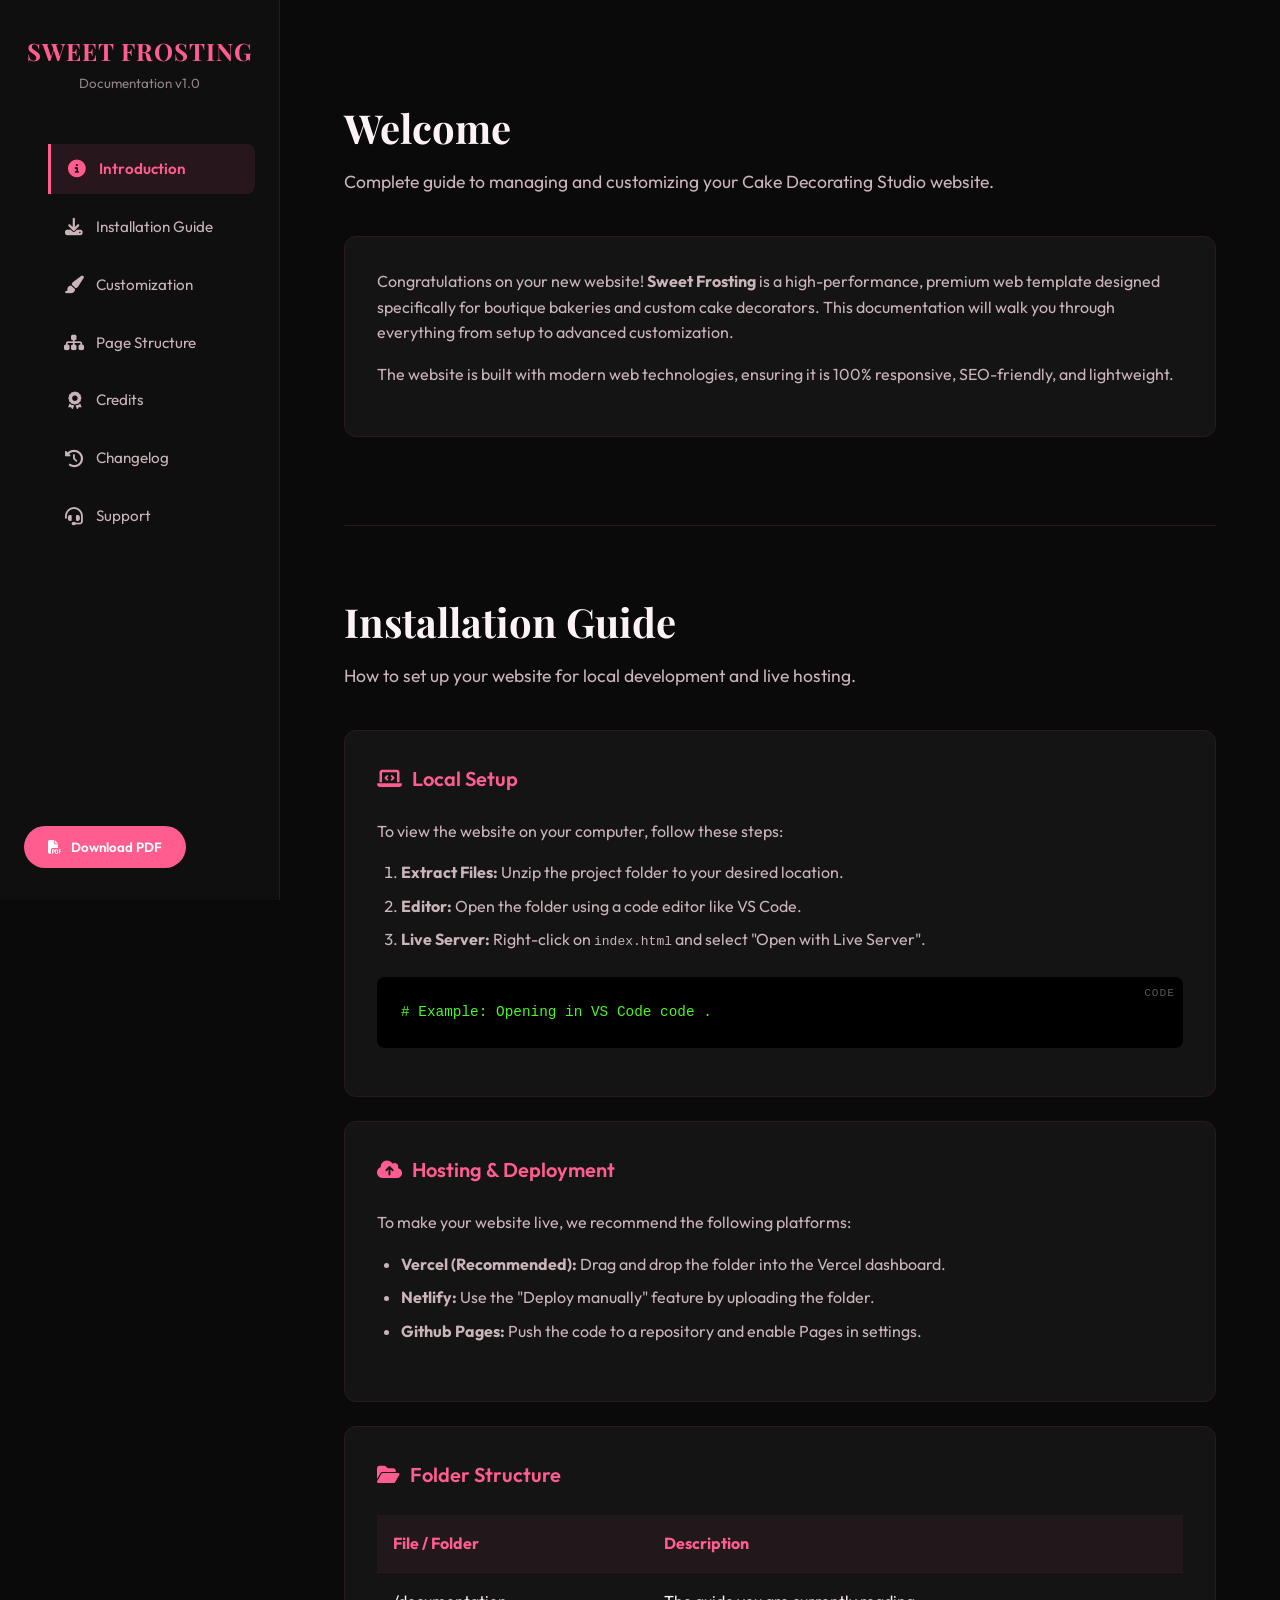
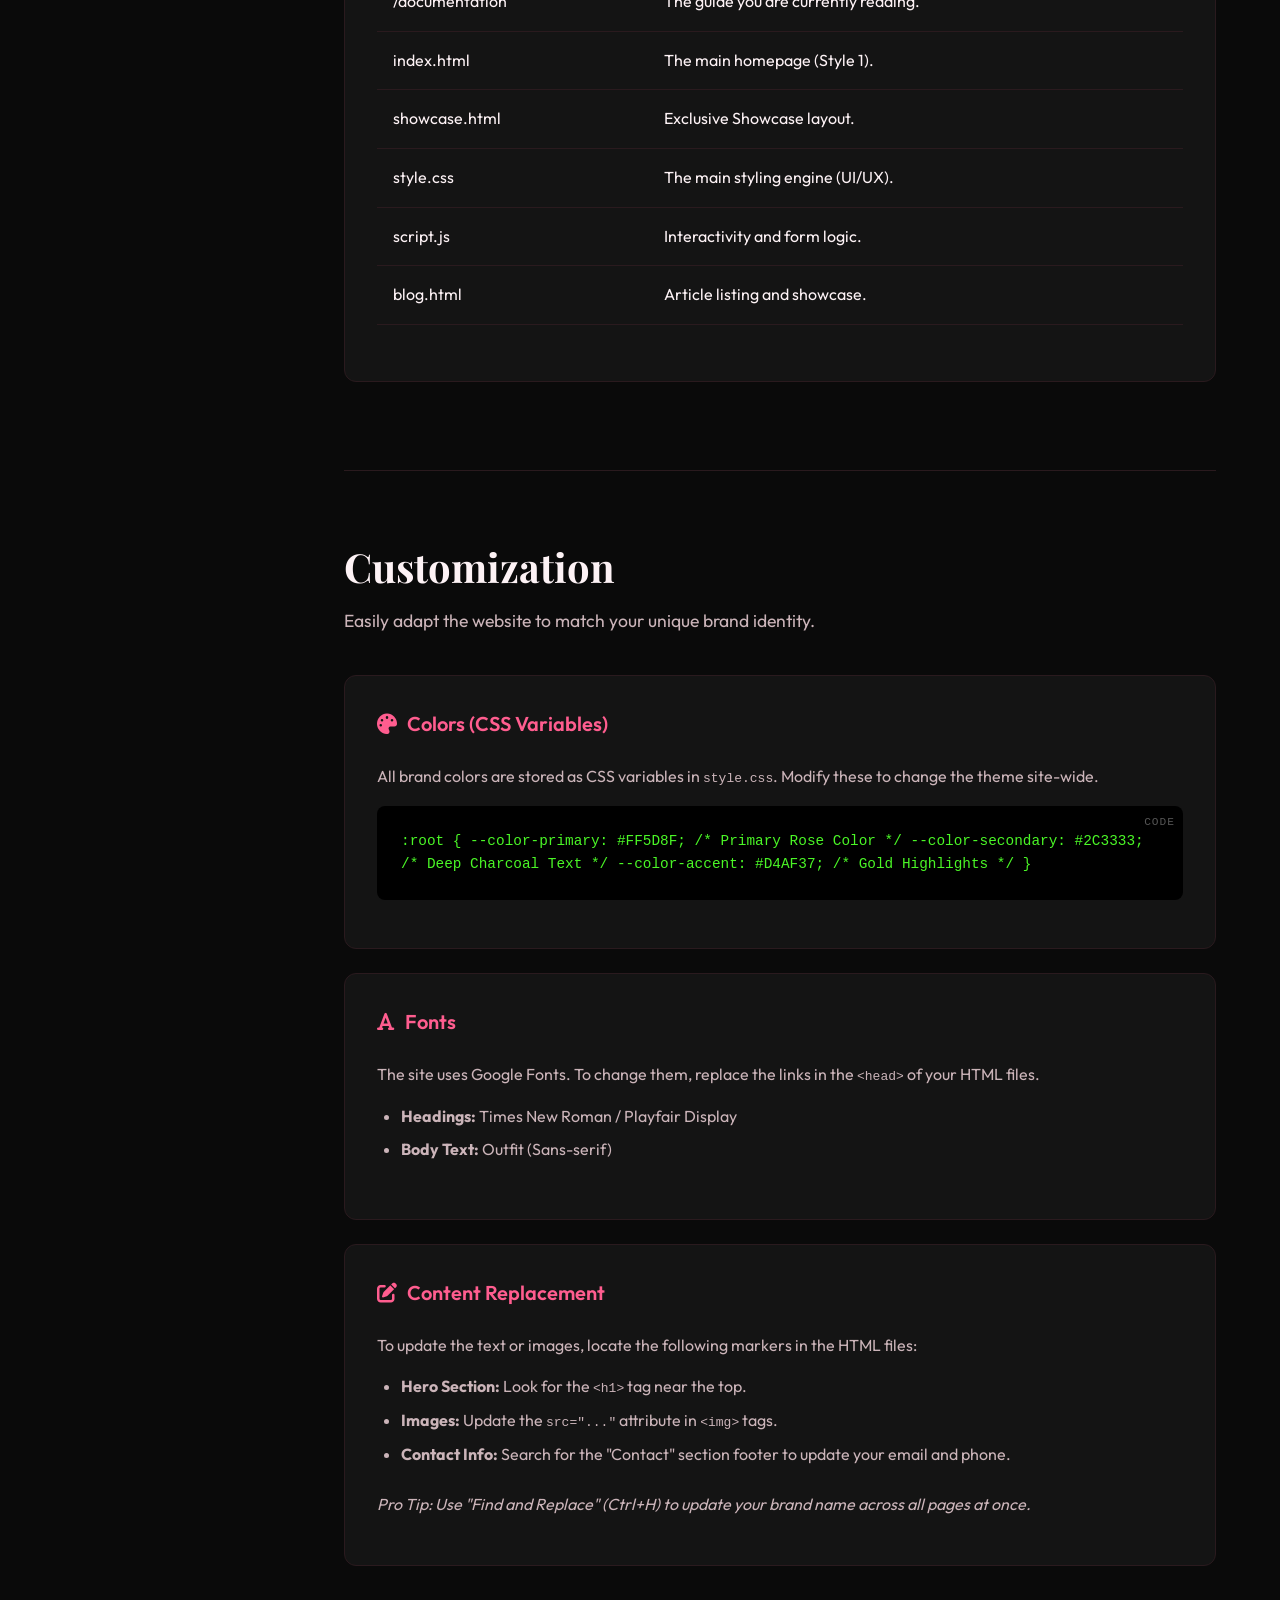
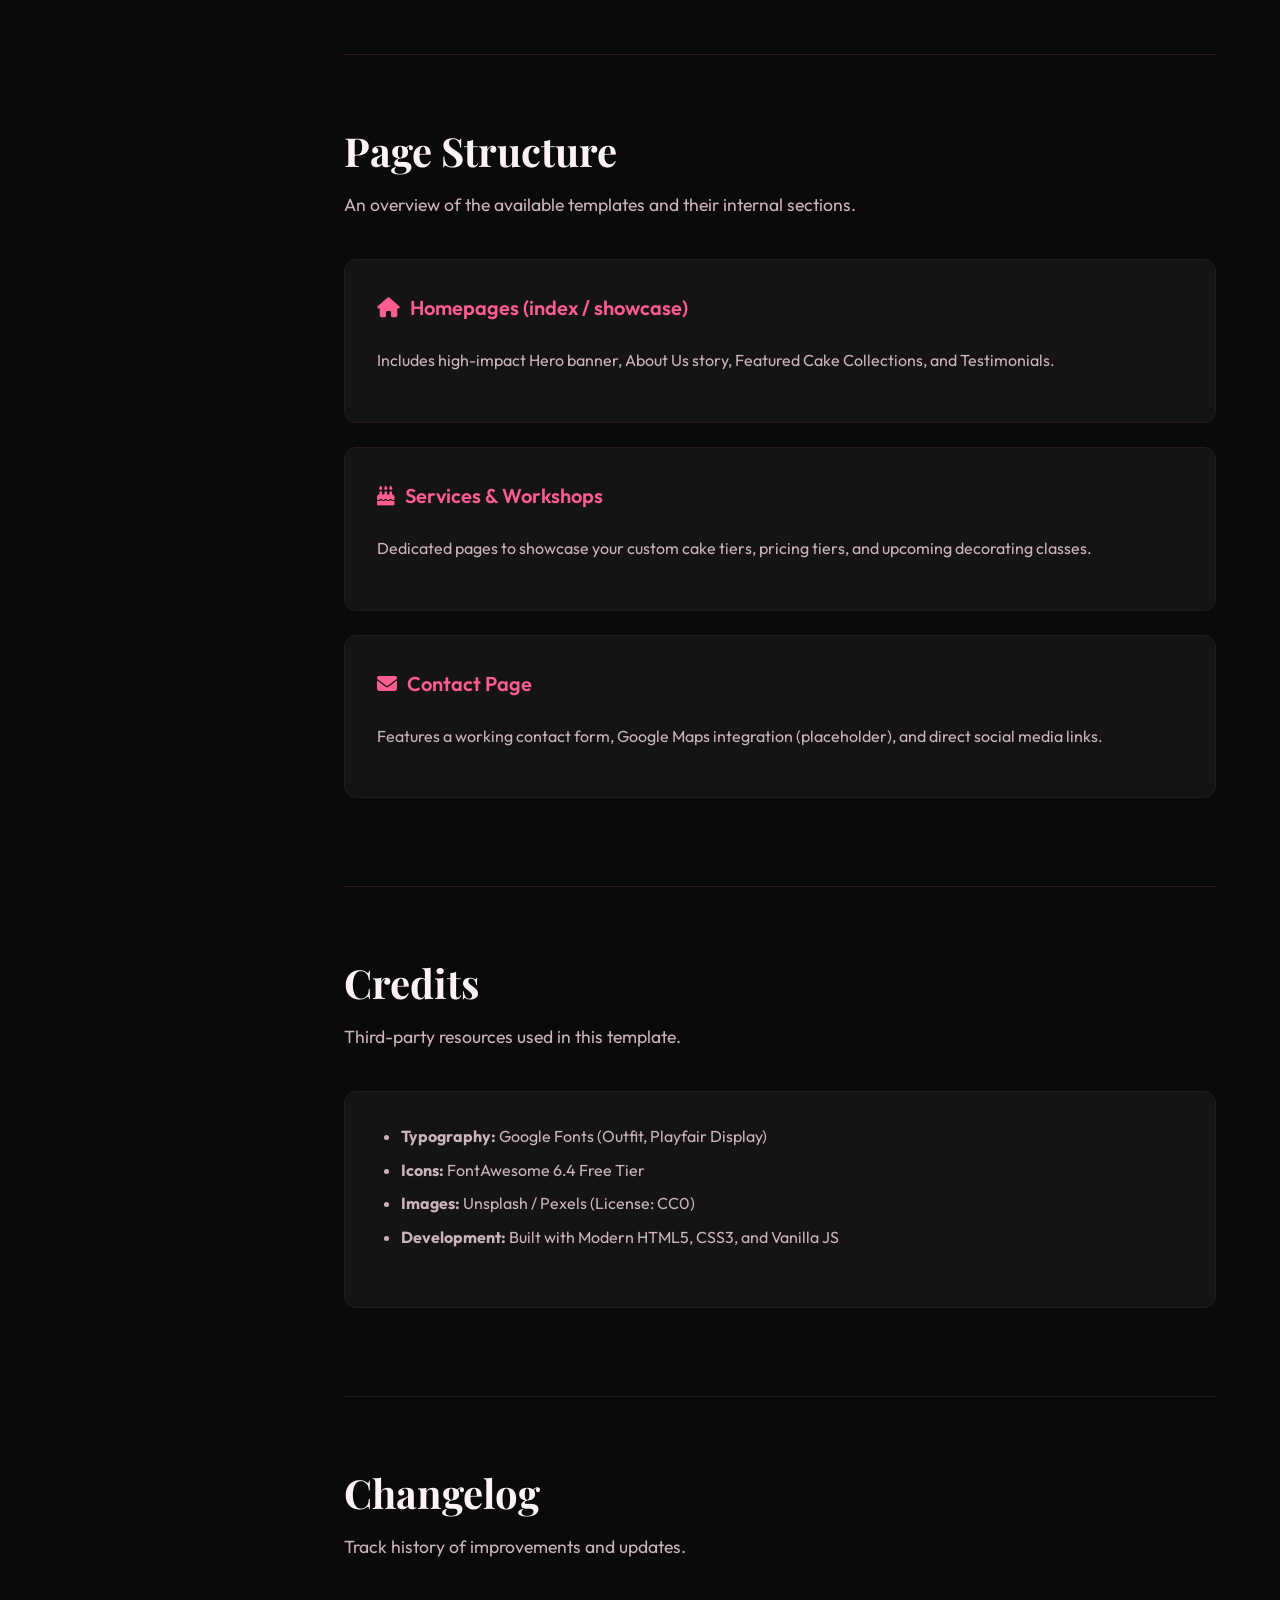
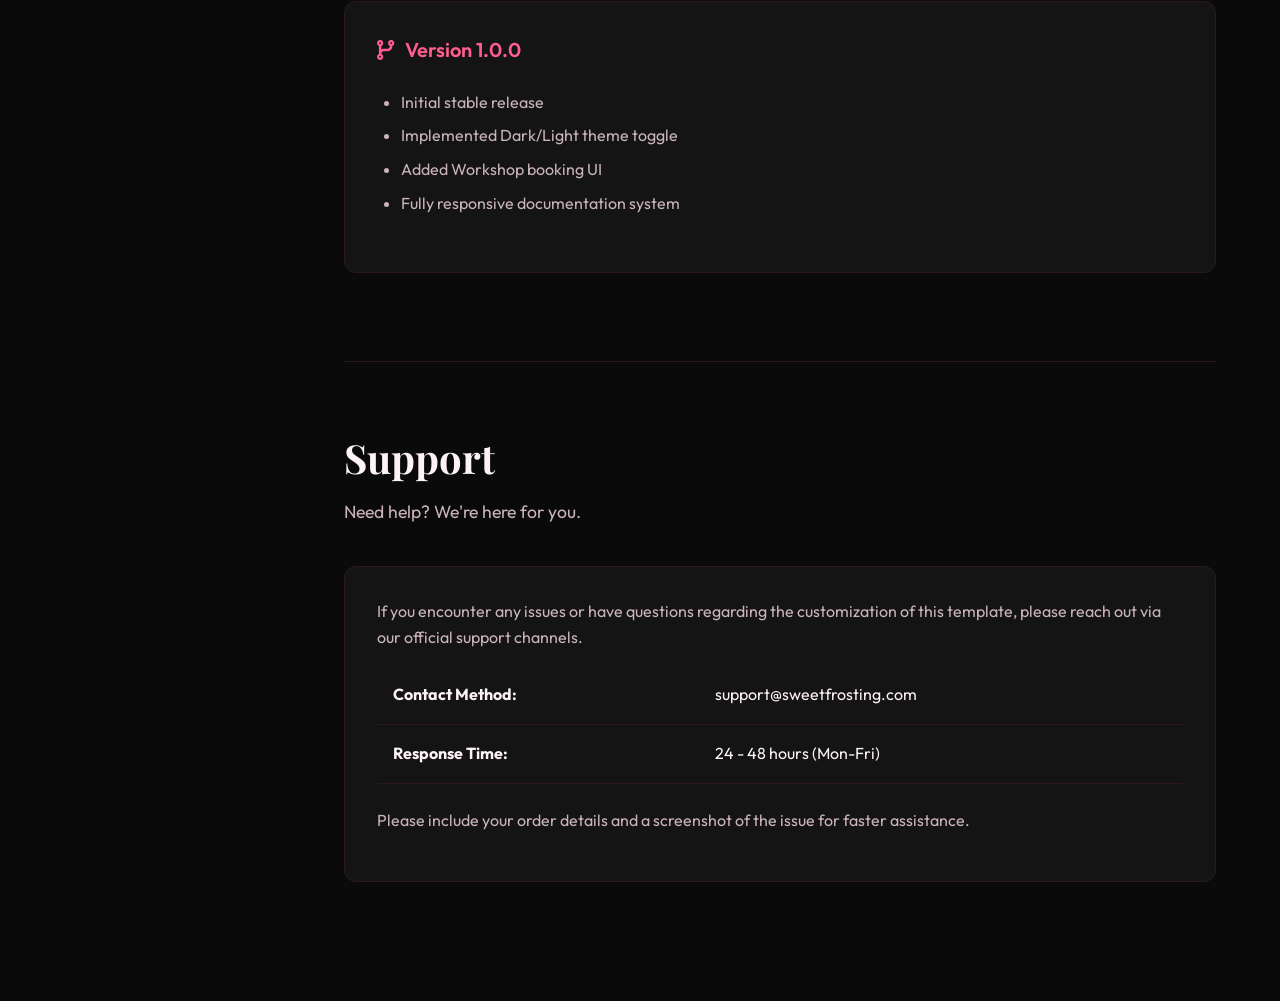
<file: documentation/index.html>
<!DOCTYPE html>
<html lang="en">
<head>
    <meta charset="UTF-8">
    <meta name="viewport" content="width=device-width, initial-scale=1.0">
    <title>Documentation | Cake Decorating Studio</title>
    <!-- Fonts -->
    <link href="https://fonts.googleapis.com/css2?family=Outfit:wght@300;400;500;600;700&family=Playfair+Display:ital,wght@0,400;0,700;1,400&display=swap" rel="stylesheet">
    <!-- Icons -->
    <link rel="stylesheet" href="https://cdnjs.cloudflare.com/ajax/libs/font-awesome/6.4.0/css/all.min.css">
    
    <style>
        /* ==========================================================================
           GLOBAL STYLES & VARIABLES
           ========================================================================== */
        :root {
            --color-primary: #FF5D8F;
            --color-secondary: #2C3333;
            --color-accent: #D4AF37;
            --bg-dark: #0A0A0A;
            --bg-card: #141414;
            --bg-sidebar: #0F0F0F;
            --text-main: #FDF2F5;
            --text-muted: #CBB4B9;
            --border: #2A1A1E;
            --sidebar-width: 280px;
            --transition: all 0.3s cubic-bezier(0.4, 0, 0.2, 1);
            --radius: 12px;
            --shadow: 0 10px 30px rgba(0, 0, 0, 0.5);
        }

        * {
            margin: 0;
            padding: 0;
            box-sizing: border-box;
        }

        html {
            scroll-behavior: smooth;
        }

        body {
            font-family: 'Outfit', sans-serif;
            background-color: var(--bg-dark);
            color: var(--text-main);
            line-height: 1.6;
            display: flex;
        }

        /* Documentation Layout */
        .doc-sidebar {
            width: var(--sidebar-width);
            height: 100vh;
            background: var(--bg-sidebar);
            border-right: 1px solid var(--border);
            position: fixed;
            left: 0;
            top: 0;
            padding: 2rem 1.5rem;
            display: flex;
            flex-direction: column;
            z-index: 1000;
        }

        .doc-content {
            flex: 1;
            margin-left: var(--sidebar-width);
            padding: 2rem 4rem;
            max-width: 1200px;
        }

        /* ==========================================================================
           COMPONENTS
           ========================================================================== */
        
        /* Logo */
        .sidebar-header {
            margin-bottom: 3rem;
            text-align: center;
        }

        .sidebar-header .logo-text {
            font-family: 'Playfair Display', serif;
            font-size: 1.5rem;
            color: var(--color-primary);
            font-weight: 700;
            text-transform: uppercase;
            letter-spacing: 1px;
        }

        /* Navigation */
        .doc-nav {
            list-style: none;
            overflow-y: auto;
            flex: 1;
        }

        .doc-nav li {
            margin-bottom: 0.5rem;
        }

        .doc-nav a {
            color: var(--text-muted);
            text-decoration: none;
            display: block;
            padding: 0.8rem 1rem;
            border-radius: 8px;
            transition: var(--transition);
            font-size: 0.95rem;
            display: flex;
            align-items: center;
            gap: 12px;
        }

        .doc-nav a i {
            width: 20px;
            text-align: center;
            font-size: 1.1rem;
        }

        .doc-nav a:hover, .doc-nav a.active {
            background: rgba(255, 93, 143, 0.1);
            color: var(--color-primary);
        }

        .doc-nav a.active {
            font-weight: 600;
            border-left: 3px solid var(--color-primary);
            border-radius: 0 8px 8px 0;
        }

        /* Progress Bar */
        .progress-container {
            position: fixed;
            top: 0;
            left: var(--sidebar-width);
            width: calc(100% - var(--sidebar-width));
            height: 4px;
            background: transparent;
            z-index: 1100;
        }

        #progress-bar {
            height: 100%;
            background: linear-gradient(to right, var(--color-primary), var(--color-accent));
            width: 0%;
            transition: width 0.1s;
        }

        /* Cards & Sections */
        section {
            padding: 4rem 0;
            border-bottom: 1px solid var(--border);
        }

        section:last-child {
            border-bottom: none;
        }

        .section-header {
            margin-bottom: 2.5rem;
        }

        .section-header h2 {
            font-family: 'Playfair Display', serif;
            font-size: 2.5rem;
            margin-bottom: 0.5rem;
            color: var(--text-main);
        }

        .section-header p {
            color: var(--text-muted);
            font-size: 1.1rem;
        }

        .card {
            background: var(--bg-card);
            border-radius: var(--radius);
            padding: 2rem;
            border: 1px solid var(--border);
            margin-bottom: 1.5rem;
            transition: var(--transition);
        }

        .card:hover {
            transform: translateY(-5px);
            border-color: var(--color-primary);
        }

        .card-title {
            font-size: 1.25rem;
            font-weight: 600;
            margin-bottom: 1.5rem;
            color: var(--color-primary);
            display: flex;
            align-items: center;
            gap: 10px;
        }

        /* Typography */
        h3 { margin-bottom: 1rem; color: var(--text-main); }
        p { margin-bottom: 1rem; color: var(--text-muted); }
        ul, ol { margin-left: 1.5rem; margin-bottom: 1.5rem; color: var(--text-muted); }
        li { margin-bottom: 0.5rem; }

        /* Code Block Style */
        .code-block {
            background: #000;
            padding: 1.5rem;
            border-radius: 8px;
            font-family: 'Courier New', Courier, monospace;
            font-size: 0.9rem;
            color: #4AF626;
            margin: 1rem 0;
            position: relative;
            overflow-x: auto;
        }

        .code-block::after {
            content: 'CODE';
            position: absolute;
            top: 0.5rem;
            right: 0.5rem;
            font-size: 0.7rem;
            color: #555;
            letter-spacing: 1px;
        }

        /* Table */
        .doc-table {
            width: 100%;
            border-collapse: collapse;
            margin-bottom: 1.5rem;
        }

        .doc-table th, .doc-table td {
            padding: 1rem;
            text-align: left;
            border-bottom: 1px solid var(--border);
        }

        .doc-table th {
            color: var(--color-primary);
            background: rgba(255, 93, 143, 0.05);
        }

        /* Buttons */
        .btn-pdf {
            background: var(--color-primary);
            color: white;
            border: none;
            padding: 0.8rem 1.5rem;
            border-radius: 50px;
            cursor: pointer;
            font-family: 'Outfit', sans-serif;
            font-weight: 600;
            display: flex;
            align-items: center;
            gap: 10px;
            margin-top: 2rem;
            transition: var(--transition);
            width: fit-content;
        }

        .btn-pdf:hover {
            transform: scale(1.05);
            box-shadow: 0 5px 15px rgba(255, 93, 143, 0.3);
        }

        /* ==========================================================================
           RESPONSIVE
           ========================================================================== */
        @media (max-width: 1024px) {
            .doc-content {
                padding: 2rem 2.5rem;
            }
        }

        @media (max-width: 768px) {
            body {
                flex-direction: column;
            }
            .doc-sidebar {
                width: 100%;
                height: auto;
                position: relative;
                padding: 1rem;
            }
            .sidebar-header { margin-bottom: 1rem; }
            .doc-nav {
                display: flex;
                flex-wrap: wrap;
                gap: 0.5rem;
            }
            .doc-nav a { padding: 0.5rem 0.8rem; font-size: 0.85rem; }
            .doc-content {
                margin-left: 0;
                padding: 1.5rem;
            }
            .progress-container {
                left: 0;
                width: 100%;
            }
        }

        @media (max-width: 360px) {
            .section-header h2 { font-size: 1.8rem; }
            .card { padding: 1.2rem; }
        }

        /* ==========================================================================
           PRINT STYLES
           ========================================================================== */
        @media print {
            .doc-sidebar, .progress-container, .btn-pdf {
                display: none !important;
            }
            .doc-content {
                margin-left: 0 !important;
                padding: 0 !important;
                background: white;
                color: black;
            }
            .card {
                background: white !important;
                color: black !important;
                border: 1px solid #ddd !important;
                break-inside: avoid;
                box-shadow: none !important;
            }
            h1, h2, h3, h4, .card-title {
                color: #B00 !important; /* Professional print color */
            }
            p, li, td, th {
                color: #333 !important;
            }
            .code-block {
                background: #f4f4f4;
                color: #000;
                border: 1px solid #ccc;
            }
        }
    </style>
</head>
<body>

    <!-- Scroll Progress Bar -->
    <div class="progress-container">
        <div id="progress-bar"></div>
    </div>

    <!-- Sticky Sidebar Navigation -->
    <aside class="doc-sidebar">
        <div class="sidebar-header">
            <div class="logo-text">Sweet Frosting</div>
            <small style="color: var(--text-muted); opacity: 0.7;">Documentation v1.0</small>
        </div>
        
        <ul class="doc-nav">
            <li><a href="#introduction" class="active"><i class="fas fa-info-circle"></i> Introduction</a></li>
            <li><a href="#installation"><i class="fas fa-download"></i> Installation Guide</a></li>
            <li><a href="#customization"><i class="fas fa-paint-brush"></i> Customization</a></li>
            <li><a href="#page-structure"><i class="fas fa-sitemap"></i> Page Structure</a></li>
            <li><a href="#credits"><i class="fas fa-award"></i> Credits</a></li>
            <li><a href="#changelog"><i class="fas fa-history"></i> Changelog</a></li>
            <li><a href="#support"><i class="fas fa-headset"></i> Support</a></li>
        </ul>

        <button class="btn-pdf" onclick="window.print()">
            <i class="fas fa-file-pdf"></i> Download PDF
        </button>
    </aside>

    <!-- Main Content -->
    <main class="doc-content">
        
        <!-- ================= INTRODUCTION SECTION ================= -->
        <section id="introduction">
            <div class="section-header">
                <h2>Welcome</h2>
                <p>Complete guide to managing and customizing your Cake Decorating Studio website.</p>
            </div>
            <div class="card">
                <p>Congratulations on your new website! <strong>Sweet Frosting</strong> is a high-performance, premium web template designed specifically for boutique bakeries and custom cake decorators. This documentation will walk you through everything from setup to advanced customization.</p>
                <p>The website is built with modern web technologies, ensuring it is 100% responsive, SEO-friendly, and lightweight.</p>
            </div>
        </section>

        <!-- ================= INSTALLATION GUIDE ================= -->
        <section id="installation">
            <div class="section-header">
                <h2>Installation Guide</h2>
                <p>How to set up your website for local development and live hosting.</p>
            </div>

            <div class="card">
                <h3 class="card-title"><i class="fas fa-laptop-code"></i> Local Setup</h3>
                <p>To view the website on your computer, follow these steps:</p>
                <ol>
                    <li><strong>Extract Files:</strong> Unzip the project folder to your desired location.</li>
                    <li><strong>Editor:</strong> Open the folder using a code editor like VS Code.</li>
                    <li><strong>Live Server:</strong> Right-click on <code>index.html</code> and select "Open with Live Server".</li>
                </ol>
                <div class="code-block">
                    # Example: Opening in VS Code
                    code .
                </div>
            </div>

            <div class="card">
                <h3 class="card-title"><i class="fas fa-cloud-upload-alt"></i> Hosting & Deployment</h3>
                <p>To make your website live, we recommend the following platforms:</p>
                <ul>
                    <li><strong>Vercel (Recommended):</strong> Drag and drop the folder into the Vercel dashboard.</li>
                    <li><strong>Netlify:</strong> Use the "Deploy manually" feature by uploading the folder.</li>
                    <li><strong>Github Pages:</strong> Push the code to a repository and enable Pages in settings.</li>
                </ul>
            </div>

            <div class="card">
                <h3 class="card-title"><i class="fas fa-folder-open"></i> Folder Structure</h3>
                <table class="doc-table">
                    <thead>
                        <tr>
                            <th>File / Folder</th>
                            <th>Description</th>
                        </tr>
                    </thead>
                    <tbody>
                        <tr><td>/documentation</td><td>The guide you are currently reading.</td></tr>
                        <tr><td>index.html</td><td>The main homepage (Style 1).</td></tr>
                        <tr><td>showcase.html</td><td>Exclusive Showcase layout.</td></tr>
                        <tr><td>style.css</td><td>The main styling engine (UI/UX).</td></tr>
                        <tr><td>script.js</td><td>Interactivity and form logic.</td></tr>
                        <tr><td>blog.html</td><td>Article listing and showcase.</td></tr>
                    </tbody>
                </table>
            </div>
        </section>

        <!-- ================= CUSTOMIZATION GUIDE ================= -->
        <section id="customization">
            <div class="section-header">
                <h2>Customization</h2>
                <p>Easily adapt the website to match your unique brand identity.</p>
            </div>

            <div class="card">
                <h3 class="card-title"><i class="fas fa-palette"></i> Colors (CSS Variables)</h3>
                <p>All brand colors are stored as CSS variables in <code>style.css</code>. Modify these to change the theme site-wide.</p>
                <!-- TODO: Replace brand colors in :root section -->
                <div class="code-block">
:root {
  --color-primary: #FF5D8F; /* Primary Rose Color */
  --color-secondary: #2C3333; /* Deep Charcoal Text */
  --color-accent: #D4AF37;   /* Gold Highlights */
}
                </div>
            </div>

            <div class="card">
                <h3 class="card-title"><i class="fas fa-font"></i> Fonts</h3>
                <p>The site uses Google Fonts. To change them, replace the links in the <code>&lt;head&gt;</code> of your HTML files.</p>
                <ul>
                    <li><strong>Headings:</strong> Times New Roman / Playfair Display</li>
                    <li><strong>Body Text:</strong> Outfit (Sans-serif)</li>
                </ul>
            </div>

            <div class="card">
                <h3 class="card-title"><i class="fas fa-edit"></i> Content Replacement</h3>
                <p>To update the text or images, locate the following markers in the HTML files:</p>
                <ul>
                    <li><strong>Hero Section:</strong> Look for the <code>&lt;h1&gt;</code> tag near the top.</li>
                    <li><strong>Images:</strong> Update the <code>src="..."</code> attribute in <code>&lt;img&gt;</code> tags.</li>
                    <li><strong>Contact Info:</strong> Search for the "Contact" section footer to update your email and phone.</li>
                </ul>
                <p><em>Pro Tip: Use "Find and Replace" (Ctrl+H) to update your brand name across all pages at once.</em></p>
            </div>
        </section>

        <!-- ================= PAGE STRUCTURE ================= -->
        <section id="page-structure">
            <div class="section-header">
                <h2>Page Structure</h2>
                <p>An overview of the available templates and their internal sections.</p>
            </div>

            <div class="card">
                <h3 class="card-title"><i class="fas fa-home"></i> Homepages (index / showcase)</h3>
                <p>Includes high-impact Hero banner, About Us story, Featured Cake Collections, and Testimonials.</p>
            </div>

            <div class="card">
                <h3 class="card-title"><i class="fas fa-birthday-cake"></i> Services & Workshops</h3>
                <p>Dedicated pages to showcase your custom cake tiers, pricing tiers, and upcoming decorating classes.</p>
            </div>
            
            <div class="card">
                <h3 class="card-title"><i class="fas fa-envelope"></i> Contact Page</h3>
                <p>Features a working contact form, Google Maps integration (placeholder), and direct social media links.</p>
            </div>
        </section>

        <!-- ================= CREDITS SECTION ================= -->
        <section id="credits">
            <div class="section-header">
                <h2>Credits</h2>
                <p>Third-party resources used in this template.</p>
            </div>
            <div class="card">
                <ul>
                    <li><strong>Typography:</strong> Google Fonts (Outfit, Playfair Display)</li>
                    <li><strong>Icons:</strong> FontAwesome 6.4 Free Tier</li>
                    <li><strong>Images:</strong> Unsplash / Pexels (License: CC0)</li>
                    <li><strong>Development:</strong> Built with Modern HTML5, CSS3, and Vanilla JS</li>
                </ul>
            </div>
        </section>

        <!-- ================= CHANGELOG ================= -->
        <section id="changelog">
            <div class="section-header">
                <h2>Changelog</h2>
                <p>Track history of improvements and updates.</p>
            </div>
            <div class="card">
                <h3 class="card-title"><i class="fas fa-code-branch"></i> Version 1.0.0</h3>
                <ul>
                    <li>Initial stable release</li>
                    <li>Implemented Dark/Light theme toggle</li>
                    <li>Added Workshop booking UI</li>
                    <li>Fully responsive documentation system</li>
                </ul>
            </div>
        </section>

        <!-- ================= SUPPORT SECTION ================= -->
        <section id="support">
            <div class="section-header">
                <h2>Support</h2>
                <p>Need help? We're here for you.</p>
            </div>
            <div class="card">
                <p>If you encounter any issues or have questions regarding the customization of this template, please reach out via our official support channels.</p>
                <table class="doc-table">
                    <tr>
                        <td><strong>Contact Method:</strong></td>
                        <td>support@sweetfrosting.com</td>
                    </tr>
                    <tr>
                        <td><strong>Response Time:</strong></td>
                        <td>24 - 48 hours (Mon-Fri)</td>
                    </tr>
                </table>
                <p>Please include your order details and a screenshot of the issue for faster assistance.</p>
            </div>
        </section>

    </main>

    <!-- JavaScript Functions -->
    <script>
        /**
         * Progress Bar Logic
         * Updates the width of the top progress bar as user scrolls.
         */
        window.onscroll = function() {
            updateProgressBar();
            updateActiveLink();
        };

        function updateProgressBar() {
            const winScroll = document.body.scrollTop || document.documentElement.scrollTop;
            const height = document.documentElement.scrollHeight - document.documentElement.clientHeight;
            const scrolled = (winScroll / height) * 100;
            document.getElementById("progress-bar").style.width = scrolled + "%";
        }

        /**
         * Sidebar Active Highlighting
         * Detects which section is in view and highlights the corresponding sidebar link.
         */
        const sections = document.querySelectorAll("section");
        const navLinks = document.querySelectorAll(".doc-nav a");

        function updateActiveLink() {
            let current = "";
            sections.forEach(section => {
                const sectionTop = section.offsetTop;
                const sectionHeight = section.clientHeight;
                if (pageYOffset >= (sectionTop - 150)) {
                    current = section.getAttribute("id");
                }
            });

            navLinks.forEach(link => {
                link.classList.remove("active");
                if (link.getAttribute("href").includes(current)) {
                    link.classList.add("active");
                }
            });
        }

        /**
         * Smooth Scroll (Handled by CSS, but JS fallback for older browsers)
         */
        navLinks.forEach(anchor => {
            anchor.addEventListener('click', function (e) {
                e.preventDefault();
                document.querySelector(this.getAttribute('href')).scrollIntoView({
                    behavior: 'smooth'
                });
            });
        });
    </script>
</body>
</html>
</file>
